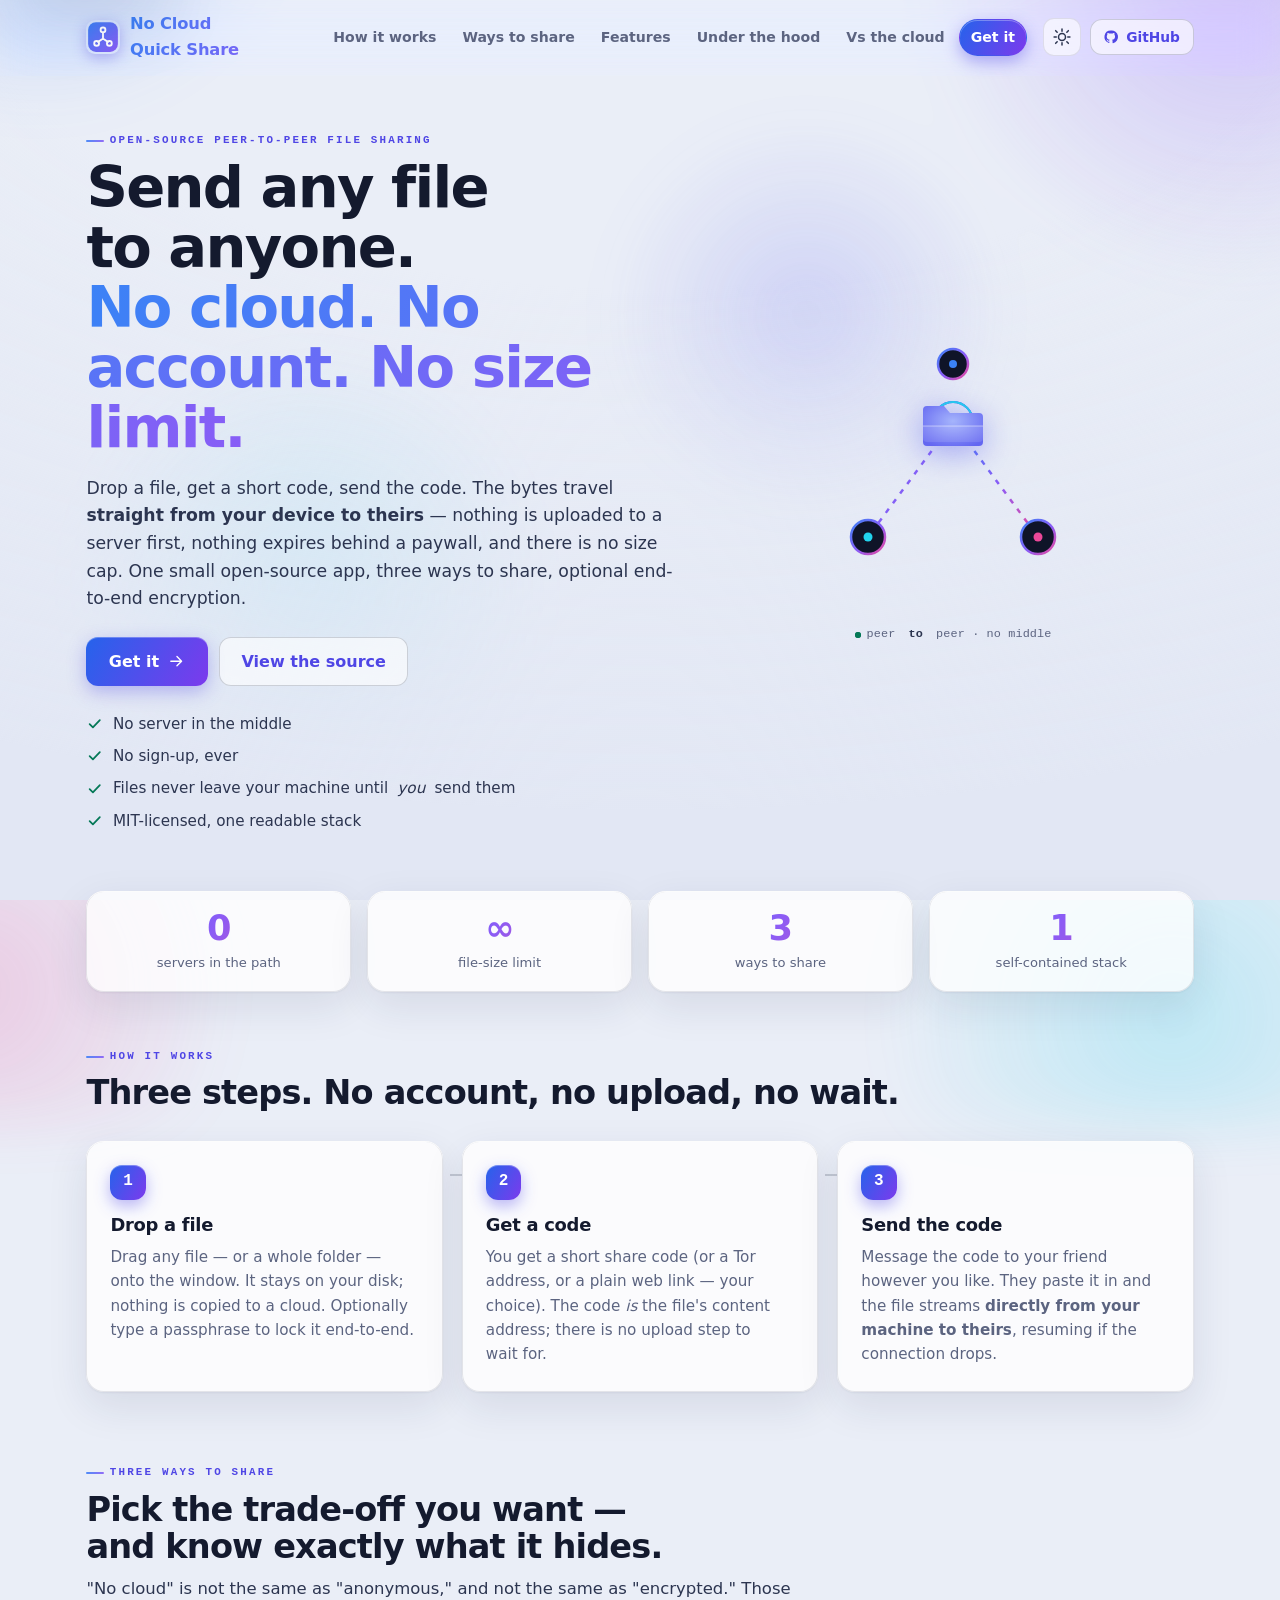
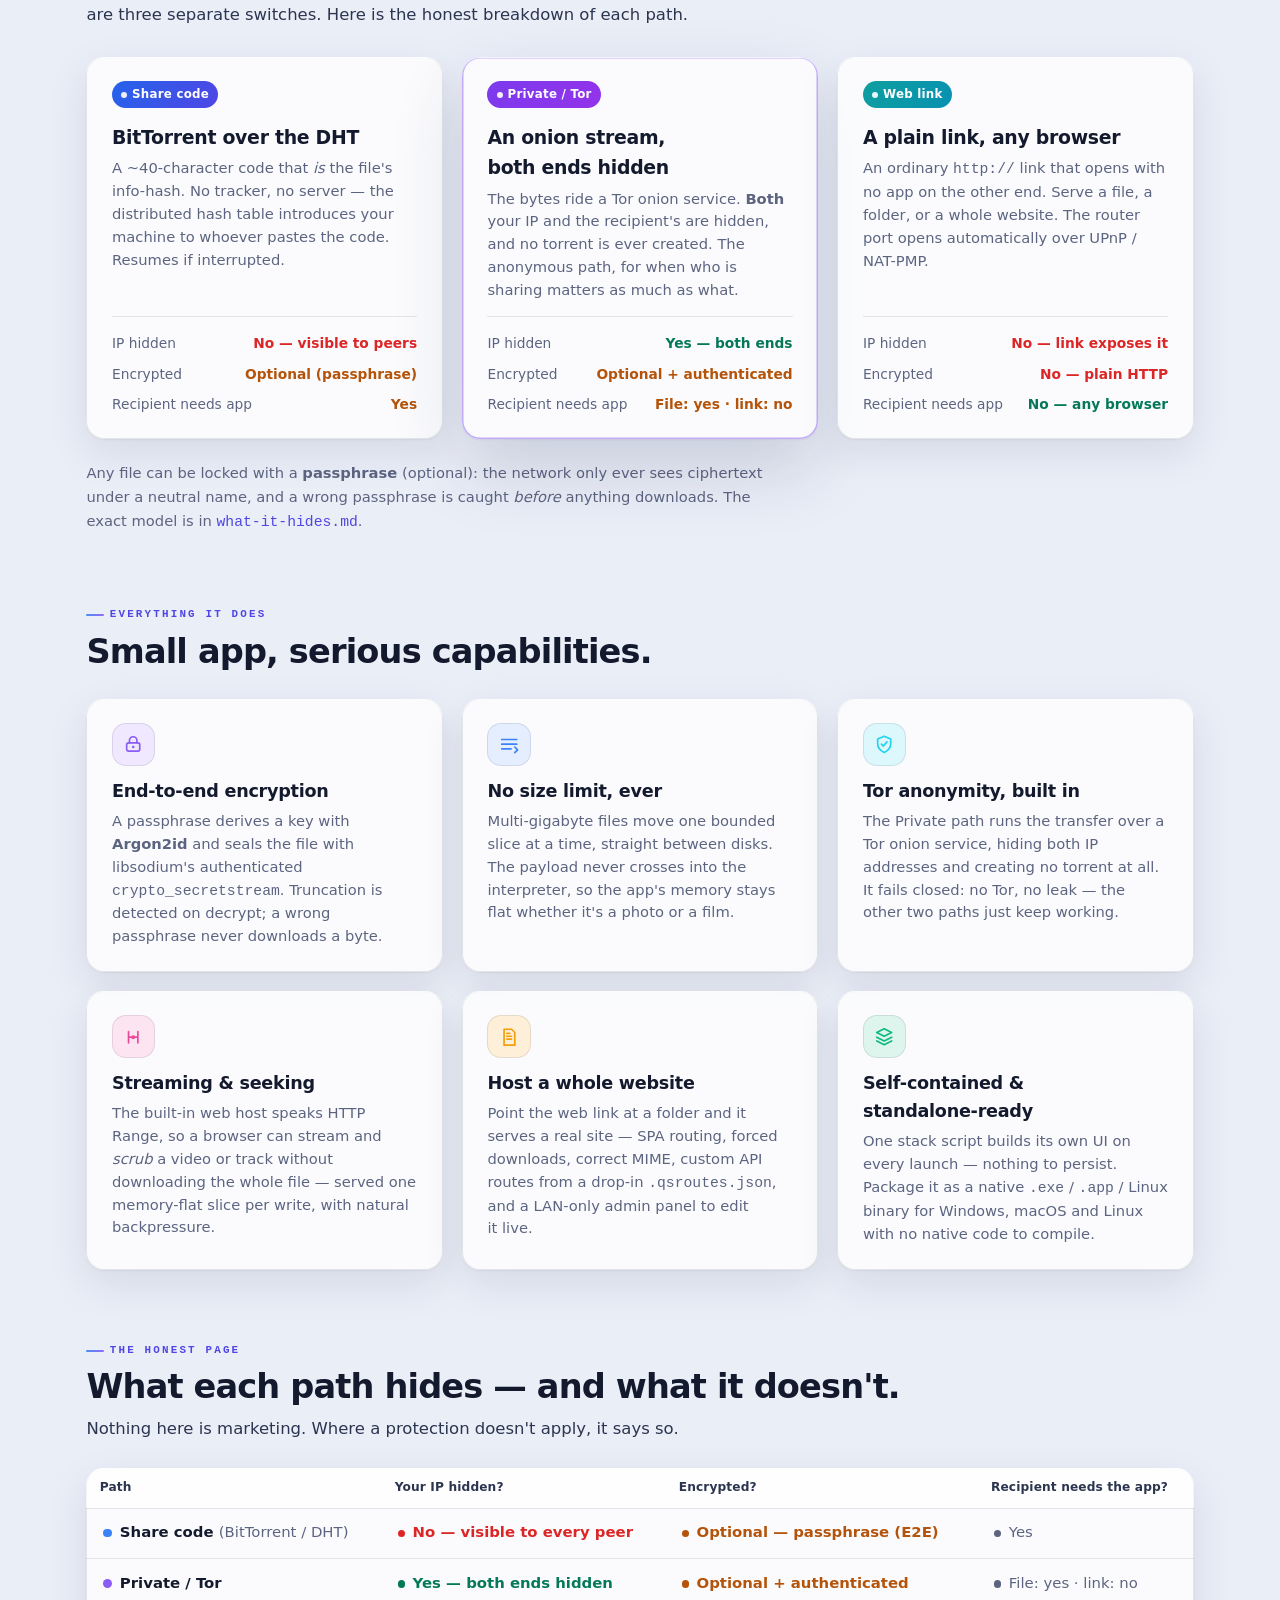
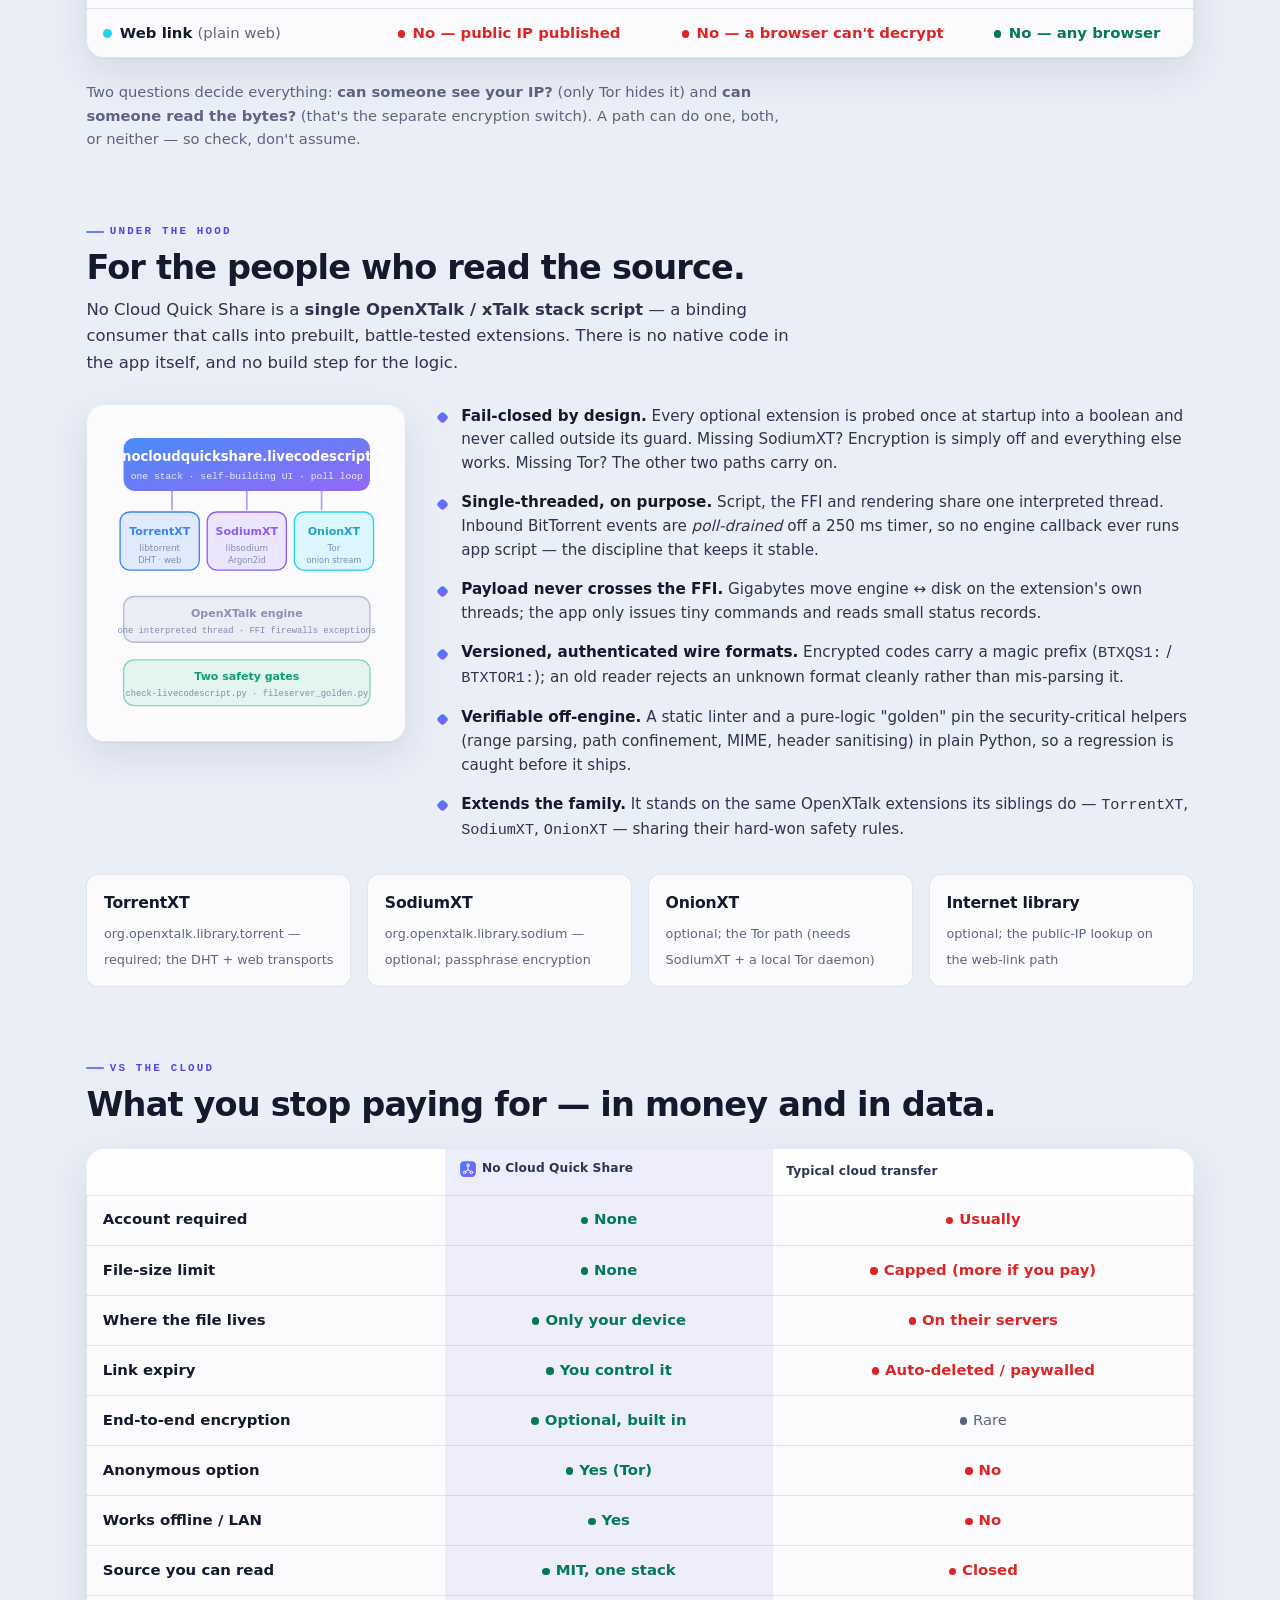
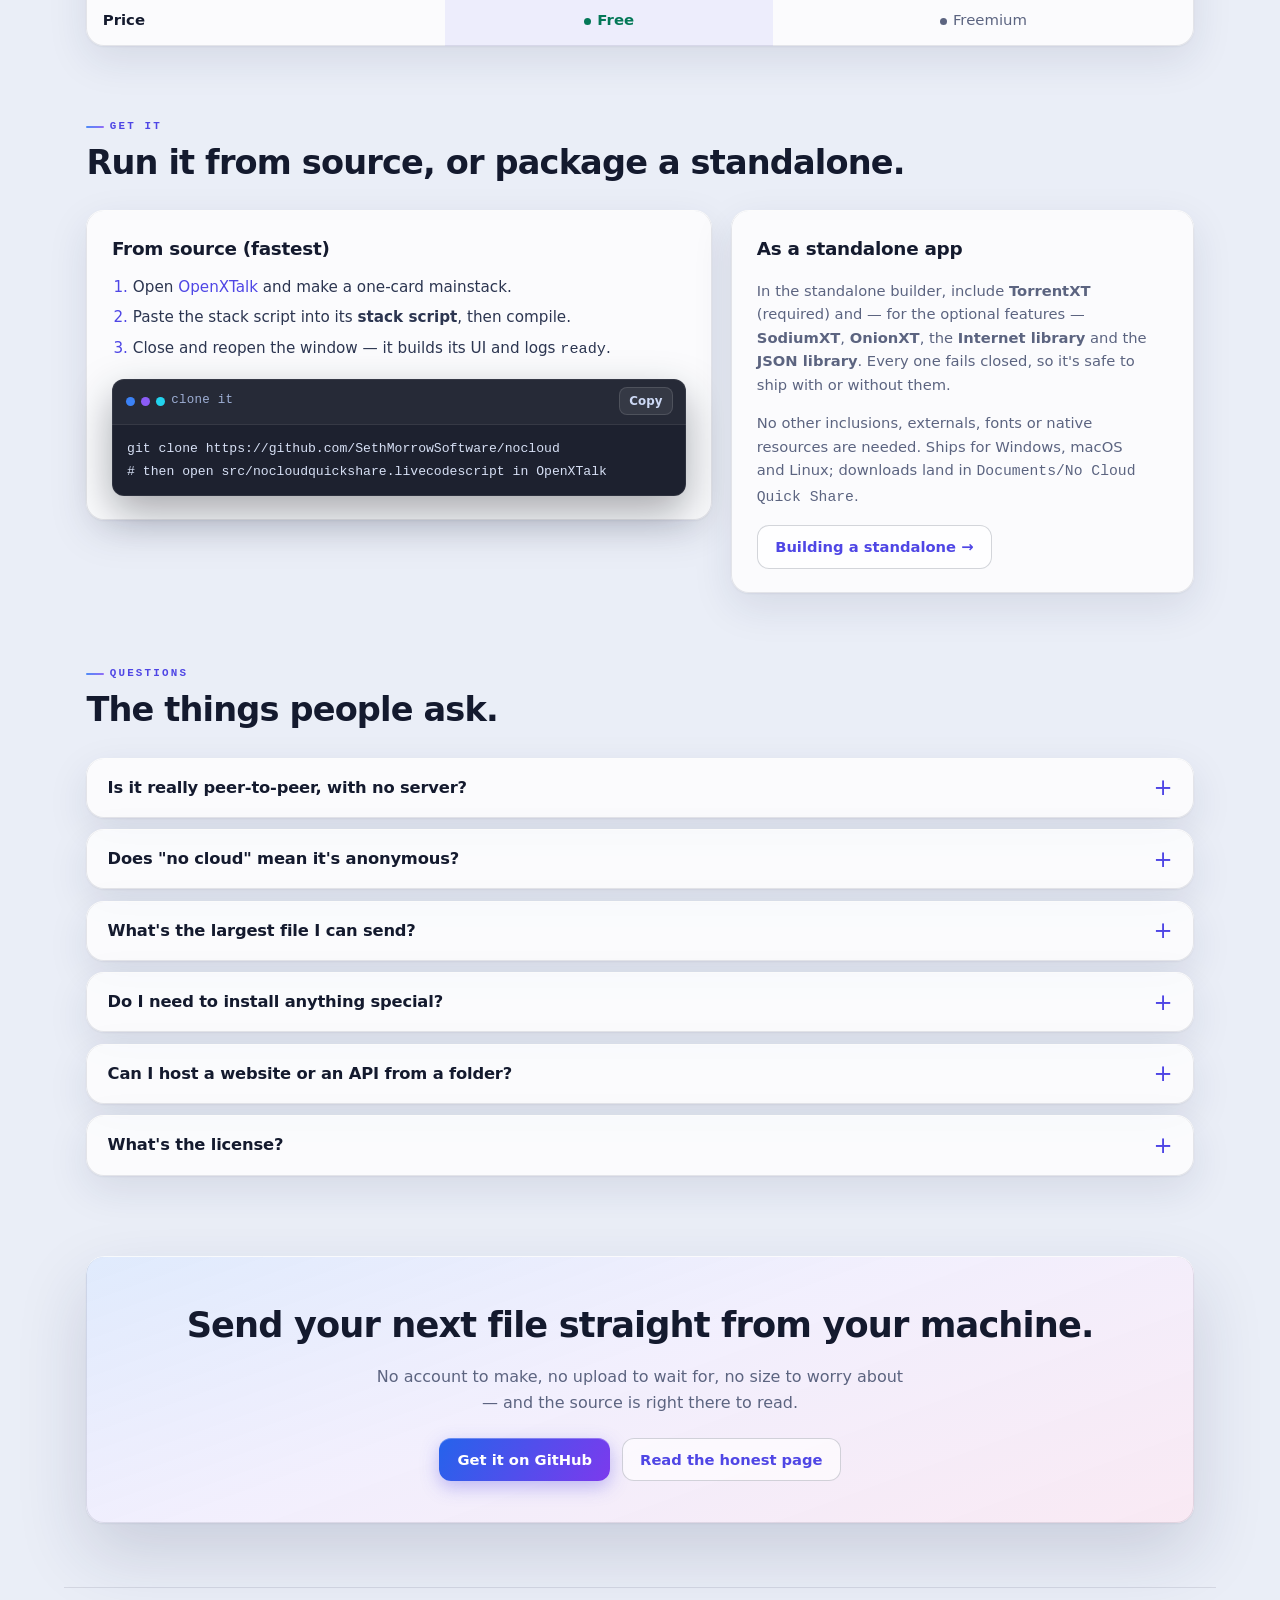
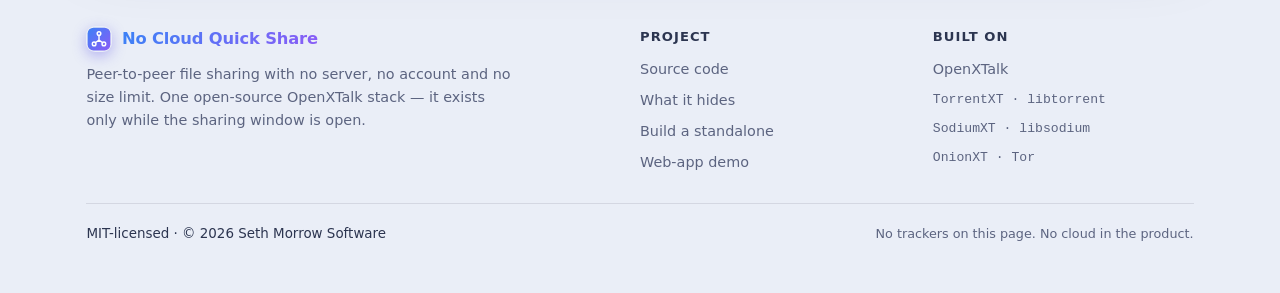
<file: site/index.html>
<!doctype html>
<html lang="en">
<head>
  <meta charset="utf-8">
  <meta name="viewport" content="width=device-width, initial-scale=1">
  <meta name="color-scheme" content="light dark">
  <meta name="theme-color" content="#3b82f6" media="(prefers-color-scheme: light)">
  <meta name="theme-color" content="#070b16" media="(prefers-color-scheme: dark)">
  <title>No Cloud Quick Share — send any file, no cloud, no account, no size limit</title>
  <meta name="description" content="Open-source peer-to-peer file sharing with no server, no account and no size limit. Drop a file, get a code, send it — the bytes go straight from your device to theirs, over BitTorrent, a Tor onion, or a plain web link, with optional end-to-end encryption.">
  <meta property="og:title" content="No Cloud Quick Share">
  <meta property="og:description" content="Peer-to-peer file sharing with no server, no account, no size limit. One open-source stack, three ways to share, optional end-to-end encryption.">
  <meta property="og:type" content="website">
  <!-- One self-contained stylesheet + one progressive-enhancement script. No external
       fonts, no CDN, no trackers, no build step: the whole site is a folder you could
       serve from No Cloud Quick Share itself. -->
  <link rel="icon" href="assets/logo.svg">
  <link rel="stylesheet" href="style.css">
</head>
<body>
  <div class="aurora" aria-hidden="true"></div>
  <div class="mesh" aria-hidden="true"></div>
  <a class="skip" href="#main">Skip to content</a>

  <!-- ============================================================ header -->
  <header class="chrome" id="chrome">
    <div class="site">
      <a class="brand" href="#top" aria-label="No Cloud Quick Share — home">
        <img src="assets/logo.svg" width="34" height="34" alt="">
        <span class="brand-name">No&nbsp;Cloud Quick&nbsp;Share</span>
      </a>
      <nav class="topnav" aria-label="Sections">
        <a href="#how">How it works</a>
        <a href="#ways">Ways to share</a>
        <a href="#features">Features</a>
        <a href="#tech">Under the hood</a>
        <a href="#compare">Vs the cloud</a>
        <a href="#start">Get it</a>
      </nav>
      <div class="site-actions">
        <button class="iconbtn" id="themebtn" type="button" aria-label="Toggle light or dark theme" title="Toggle theme">
          <svg class="ic" viewBox="0 0 24 24" aria-hidden="true"><circle cx="12" cy="12" r="4.2"/><path d="M12 2.5v2.6M12 18.9v2.6M4.4 4.4l1.8 1.8M17.8 17.8l1.8 1.8M2.5 12h2.6M18.9 12h2.6M4.4 19.6l1.8-1.8M17.8 6.2l1.8-1.8"/></svg>
        </button>
        <a class="btn ghost gh" href="https://github.com/SethMorrowSoftware/nocloud" rel="noopener">
          <svg class="ic" viewBox="0 0 24 24" aria-hidden="true"><path d="M12 2.2A9.8 9.8 0 0 0 8.9 21.3c.5.1.7-.2.7-.5v-1.7c-2.8.6-3.4-1.3-3.4-1.3-.4-1.1-1.1-1.4-1.1-1.4-.9-.6.1-.6.1-.6 1 .1 1.5 1 1.5 1 .9 1.5 2.3 1.1 2.9.8.1-.6.3-1.1.6-1.3-2.2-.3-4.5-1.1-4.5-4.9 0-1.1.4-2 1-2.7-.1-.3-.4-1.3.1-2.7 0 0 .8-.3 2.7 1a9.4 9.4 0 0 1 5 0c1.9-1.3 2.7-1 2.7-1 .5 1.4.2 2.4.1 2.7.6.7 1 1.6 1 2.7 0 3.8-2.3 4.6-4.5 4.9.3.3.7.9.7 1.9v2.8c0 .3.2.6.7.5A9.8 9.8 0 0 0 12 2.2z" fill="currentColor" stroke="none"/></svg>
          GitHub
        </a>
      </div>
      <button class="navtoggle" id="navtoggle" type="button" aria-label="Menu" aria-expanded="false"><span></span><span></span><span></span></button>
    </div>
  </header>

  <main id="main">
    <span id="top"></span>

    <!-- ========================================================== hero -->
    <section class="hero">
      <div class="hero-grid">
        <div class="hero-copy">
          <span class="kicker">Open-source peer-to-peer file sharing</span>
          <h1>Send any file to anyone.<br><span class="grad">No cloud. No account. No size limit.</span></h1>
          <p class="lede">Drop a file, get a short code, send the code. The bytes travel
            <b>straight from your device to theirs</b> — nothing is uploaded to a server first,
            nothing expires behind a paywall, and there is no size cap. One small open-source app,
            three ways to share, optional end-to-end encryption.</p>
          <div class="row hero-cta">
            <a class="btn" href="#start">Get it <svg class="ic" viewBox="0 0 24 24" aria-hidden="true"><path d="M5 12h13M13 6l6 6-6 6"/></svg></a>
            <a class="btn ghost" href="https://github.com/SethMorrowSoftware/nocloud" rel="noopener">View the source</a>
          </div>
          <ul class="trust">
            <li><svg class="ic" viewBox="0 0 24 24" aria-hidden="true"><path d="M5 12.5l4.5 4.5L19 7"/></svg> No server in the middle</li>
            <li><svg class="ic" viewBox="0 0 24 24" aria-hidden="true"><path d="M5 12.5l4.5 4.5L19 7"/></svg> No sign-up, ever</li>
            <li><svg class="ic" viewBox="0 0 24 24" aria-hidden="true"><path d="M5 12.5l4.5 4.5L19 7"/></svg> Files never leave your machine until <i>you</i> send them</li>
            <li><svg class="ic" viewBox="0 0 24 24" aria-hidden="true"><path d="M5 12.5l4.5 4.5L19 7"/></svg> MIT-licensed, one readable stack</li>
          </ul>
        </div>
        <div class="hero-art">
          <!-- the logo's 3-node glyph, brought to life: a source radiating to peers -->
          <svg class="qs-net" viewBox="0 0 360 300" fill="none" role="img" aria-label="A source sending a file peer-to-peer to three nodes">
            <defs>
              <linearGradient id="qsg" x1="0" y1="0" x2="1" y2="1">
                <stop offset="0" stop-color="#3b82f6"/><stop offset=".55" stop-color="#8b5cf6"/><stop offset="1" stop-color="#ec4899"/>
              </linearGradient>
              <radialGradient id="qsc" cx=".5" cy=".38" r=".7">
                <stop offset="0" stop-color="#a5b4fc"/><stop offset="1" stop-color="#6366f1"/>
              </radialGradient>
            </defs>
            <circle class="qs-ring" cx="180" cy="110" r="20" stroke="#8b5cf6" stroke-width="2"/>
            <circle class="qs-ring b" cx="180" cy="110" r="20" stroke="#3b82f6" stroke-width="2"/>
            <circle class="qs-ring c" cx="180" cy="110" r="20" stroke="#22d3ee" stroke-width="2"/>
            <path class="qs-link" d="M180 110 L95 225"  stroke="url(#qsg)" stroke-width="2.5"/>
            <path class="qs-link" d="M180 110 L265 225" stroke="url(#qsg)" stroke-width="2.5"/>
            <path class="qs-link" d="M180 110 L180 52"  stroke="url(#qsg)" stroke-width="2.5"/>
            <circle class="pkt pkt-l" cx="180" cy="110" r="4" fill="#22d3ee"/>
            <circle class="pkt pkt-r" cx="180" cy="110" r="4" fill="#ec4899"/>
            <circle class="pkt pkt-t" cx="180" cy="110" r="4" fill="#3b82f6"/>
            <g class="qs-peer core">
              <path d="M150 130V98a4 4 0 0 1 4-4h17l6 7h29a4 4 0 0 1 4 4v25a4 4 0 0 1-4 4h-52a4 4 0 0 1-4-4Z" fill="url(#qsc)"/>
              <path d="M150 114v12a4 4 0 0 0 4 4h52a4 4 0 0 0 4-4v-12Z" fill="#fff" opacity=".10"/>
              <path d="M150 114h60" stroke="#fff" stroke-width="1.4" opacity=".3"/>
            </g>
            <g class="qs-peer b"><circle cx="95" cy="225" r="17" fill="#0f1428" stroke="url(#qsg)" stroke-width="2.5"/><circle cx="95" cy="225" r="4.5" fill="#22d3ee"/></g>
            <g class="qs-peer c"><circle cx="265" cy="225" r="17" fill="#0f1428" stroke="url(#qsg)" stroke-width="2.5"/><circle cx="265" cy="225" r="4.5" fill="#ec4899"/></g>
            <g class="qs-peer"><circle cx="180" cy="52" r="15" fill="#0f1428" stroke="url(#qsg)" stroke-width="2.5"/><circle cx="180" cy="52" r="4" fill="#3b82f6"/></g>
          </svg>
          <span class="art-note"><span class="dot"></span>peer&nbsp;<b>to</b>&nbsp;peer &middot; no middle</span>
        </div>
      </div>
    </section>

    <!-- ===================================================== stat strip -->
    <section class="stats" aria-label="At a glance">
      <div class="stat"><b>0</b><span>servers in the path</span></div>
      <div class="stat"><b>&infin;</b><span>file-size limit</span></div>
      <div class="stat"><b>3</b><span>ways to share</span></div>
      <div class="stat"><b>1</b><span>self-contained stack</span></div>
    </section>

    <!-- ==================================================== how it works -->
    <section id="how" class="band">
      <span class="kicker">How it works</span>
      <h2 class="band-h">Three steps. No account, no upload, no wait.</h2>
      <ol class="steps">
        <li class="step">
          <span class="step-n">1</span>
          <h3>Drop a file</h3>
          <p>Drag any file — or a whole folder — onto the window. It stays on your disk; nothing
            is copied to a cloud. Optionally type a passphrase to lock it end-to-end.</p>
        </li>
        <li class="step">
          <span class="step-n">2</span>
          <h3>Get a code</h3>
          <p>You get a short share code (or a Tor address, or a plain web link — your choice). The
            code <i>is</i> the file's content address; there is no upload step to wait for.</p>
        </li>
        <li class="step">
          <span class="step-n">3</span>
          <h3>Send the code</h3>
          <p>Message the code to your friend however you like. They paste it in and the file streams
            <b>directly from your machine to theirs</b>, resuming if the connection drops.</p>
        </li>
      </ol>
    </section>

    <!-- ==================================================== ways to share -->
    <section id="ways" class="band">
      <span class="kicker">Three ways to share</span>
      <h2 class="band-h">Pick the trade-off you want — and know exactly what it hides.</h2>
      <p class="band-lede">"No cloud" is not the same as "anonymous," and not the same as "encrypted."
        Those are three separate switches. Here is the honest breakdown of each path.</p>
      <div class="ways">
        <article class="card way">
          <span class="way-badge code">Share code</span>
          <h3>BitTorrent over the DHT</h3>
          <p class="muted">A ~40-character code that <i>is</i> the file's info-hash. No tracker, no
            server — the distributed hash table introduces your machine to whoever pastes the code.
            Resumes if interrupted.</p>
          <ul class="way-facts">
            <li class="no"><span>IP hidden</span><b>No — visible to peers</b></li>
            <li class="opt"><span>Encrypted</span><b>Optional (passphrase)</b></li>
            <li class="opt"><span>Recipient needs app</span><b>Yes</b></li>
          </ul>
        </article>
        <article class="card way feature-tor">
          <span class="way-badge tor">Private / Tor</span>
          <h3>An onion stream, both ends hidden</h3>
          <p class="muted">The bytes ride a Tor onion service. <b>Both</b> your IP and the
            recipient's are hidden, and no torrent is ever created. The anonymous path, for when
            who is sharing matters as much as what.</p>
          <ul class="way-facts">
            <li class="yes"><span>IP hidden</span><b>Yes — both ends</b></li>
            <li class="opt"><span>Encrypted</span><b>Optional + authenticated</b></li>
            <li class="opt"><span>Recipient needs app</span><b>File: yes · link: no</b></li>
          </ul>
        </article>
        <article class="card way">
          <span class="way-badge web">Web link</span>
          <h3>A plain link, any browser</h3>
          <p class="muted">An ordinary <span class="mono">http://</span> link that opens with no app
            on the other end. Serve a file, a folder, or a whole website. The router port opens
            automatically over UPnP / NAT-PMP.</p>
          <ul class="way-facts">
            <li class="no"><span>IP hidden</span><b>No — link exposes it</b></li>
            <li class="no"><span>Encrypted</span><b>No — plain HTTP</b></li>
            <li class="yes"><span>Recipient needs app</span><b>No — any browser</b></li>
          </ul>
        </article>
      </div>
      <p class="band-foot muted">Any file can be locked with a <b>passphrase</b> (optional): the
        network only ever sees ciphertext under a neutral name, and a wrong passphrase is caught
        <i>before</i> anything downloads. The exact model is in
        <a href="https://github.com/SethMorrowSoftware/nocloud/blob/main/docs/what-it-hides.md" rel="noopener"><span class="mono">what-it-hides.md</span></a>.</p>
    </section>

    <!-- ==================================================== features grid -->
    <section id="features" class="band">
      <span class="kicker">Everything it does</span>
      <h2 class="band-h">Small app, serious capabilities.</h2>
      <div class="grid feats">
        <article class="feat card">
          <span class="feat-ic"><svg viewBox="0 0 24 24" aria-hidden="true"><rect x="5" y="10.5" width="14" height="9" rx="2"/><path d="M8 10.5V8a4 4 0 0 1 8 0v2.5"/><circle cx="12" cy="15" r="1.4" fill="currentColor" stroke="none"/></svg></span>
          <h3>End-to-end encryption</h3>
          <p>A passphrase derives a key with <b>Argon2id</b> and seals the file with libsodium's
            authenticated <span class="mono">crypto_secretstream</span>. Truncation is detected on
            decrypt; a wrong passphrase never downloads a byte.</p>
        </article>
        <article class="feat card">
          <span class="feat-ic"><svg viewBox="0 0 24 24" aria-hidden="true"><path d="M4 7h16M4 12h16M4 17h10"/><path d="M18 15l3 3-3 3" fill="none"/></svg></span>
          <h3>No size limit, ever</h3>
          <p>Multi-gigabyte files move one bounded slice at a time, straight between disks. The
            payload never crosses into the interpreter, so the app's memory stays flat whether
            it's a photo or a film.</p>
        </article>
        <article class="feat card">
          <span class="feat-ic"><svg viewBox="0 0 24 24" aria-hidden="true"><path d="M12 3.5l7 3v5c0 5-3 7.5-7 9.5-4-2-7-4.5-7-9.5v-5z"/><path d="M9 12l2 2 4-4.5"/></svg></span>
          <h3>Tor anonymity, built in</h3>
          <p>The Private path runs the transfer over a Tor onion service, hiding both IP addresses
            and creating no torrent at all. It fails closed: no Tor, no leak — the other two paths
            just keep working.</p>
        </article>
        <article class="feat card">
          <span class="feat-ic"><svg viewBox="0 0 24 24" aria-hidden="true"><path d="M7 6v12M17 6v12M7 12h10"/><circle cx="12" cy="12" r="2.1" fill="currentColor" stroke="none"/></svg></span>
          <h3>Streaming &amp; seeking</h3>
          <p>The built-in web host speaks HTTP Range, so a browser can stream and <i>scrub</i> a
            video or track without downloading the whole file — served one memory-flat slice per
            write, with natural backpressure.</p>
        </article>
        <article class="feat card">
          <span class="feat-ic"><svg viewBox="0 0 24 24" aria-hidden="true"><path d="M6.5 3.5h8L18 7v13.5H6.5z"/><path d="M9.5 8h3M9.5 11h5M9.5 14h5"/></svg></span>
          <h3>Host a whole website</h3>
          <p>Point the web link at a folder and it serves a real site — SPA routing, forced
            downloads, correct MIME, custom API routes from a drop-in <span class="mono">.qsroutes.json</span>,
            and a LAN-only admin panel to edit it live.</p>
        </article>
        <article class="feat card">
          <span class="feat-ic"><svg viewBox="0 0 24 24" aria-hidden="true"><path d="M12 3l8 4-8 4-8-4z"/><path d="M4 12l8 4 8-4"/><path d="M4 16l8 4 8-4"/></svg></span>
          <h3>Self-contained &amp; standalone-ready</h3>
          <p>One stack script builds its own UI on every launch — nothing to persist. Package it as
            a native <span class="mono">.exe</span> / <span class="mono">.app</span> / Linux binary
            for Windows, macOS and Linux with no native code to compile.</p>
        </article>
      </div>
    </section>

    <!-- ==================================================== transparency -->
    <section id="transparency" class="band">
      <span class="kicker">The honest page</span>
      <h2 class="band-h">What each path hides — and what it doesn't.</h2>
      <p class="band-lede">Nothing here is marketing. Where a protection doesn't apply, it says so.</p>
      <div class="tablewrap card">
        <table class="cmp">
          <thead>
            <tr><th scope="col">Path</th><th scope="col">Your IP hidden?</th><th scope="col">Encrypted?</th><th scope="col">Recipient needs the app?</th></tr>
          </thead>
          <tbody>
            <tr>
              <th scope="row"><span class="dotchip code"></span>Share code <span class="muted">(BitTorrent / DHT)</span></th>
              <td class="c-no">No — visible to every peer</td>
              <td class="c-opt">Optional — passphrase (E2E)</td>
              <td class="c-mid">Yes</td>
            </tr>
            <tr>
              <th scope="row"><span class="dotchip tor"></span>Private / Tor</th>
              <td class="c-yes">Yes — both ends hidden</td>
              <td class="c-opt">Optional + authenticated</td>
              <td class="c-mid">File: yes · link: no</td>
            </tr>
            <tr>
              <th scope="row"><span class="dotchip web"></span>Web link <span class="muted">(plain web)</span></th>
              <td class="c-no">No — public IP published</td>
              <td class="c-no">No — a browser can't decrypt</td>
              <td class="c-yes">No — any browser</td>
            </tr>
          </tbody>
        </table>
      </div>
      <p class="band-foot muted">Two questions decide everything: <b>can someone see your IP?</b>
        (only Tor hides it) and <b>can someone read the bytes?</b> (that's the separate encryption
        switch). A path can do one, both, or neither — so check, don't assume.</p>
    </section>

    <!-- ==================================================== under the hood -->
    <section id="tech" class="band tech">
      <span class="kicker">Under the hood</span>
      <h2 class="band-h">For the people who read the source.</h2>
      <p class="band-lede">No Cloud Quick Share is a <b>single OpenXTalk / xTalk stack script</b> —
        a binding consumer that calls into prebuilt, battle-tested extensions. There is no native
        code in the app itself, and no build step for the logic.</p>

      <div class="tech-grid">
        <div class="tech-diagram card" aria-hidden="true">
          <svg viewBox="0 0 320 340" role="img">
            <defs>
              <linearGradient id="tg" x1="0" y1="0" x2="1" y2="1"><stop offset="0" stop-color="#3b82f6"/><stop offset="1" stop-color="#8b5cf6"/></linearGradient>
            </defs>
            <!-- app layer -->
            <rect x="20" y="16" width="280" height="60" rx="12" fill="url(#tg)" opacity=".92"/>
            <text x="160" y="42" text-anchor="middle" fill="#fff" font-family="system-ui,sans-serif" font-size="15" font-weight="700">nocloudquickshare.livecodescript</text>
            <text x="160" y="62" text-anchor="middle" fill="#e6ecff" font-family="ui-monospace,monospace" font-size="11">one stack · self-building UI · poll loop</text>
            <!-- connectors -->
            <path d="M75 76v22M160 76v22M245 76v22" stroke="#8b5cf6" stroke-width="2" opacity=".6"/>
            <!-- extensions row -->
            <g font-family="system-ui,sans-serif">
              <rect x="16" y="100" width="90" height="66" rx="11" fill="rgba(59,130,246,.14)" stroke="#3b82f6" stroke-width="1.5"/>
              <text x="61" y="126" text-anchor="middle" fill="#3b82f6" font-size="12.5" font-weight="700">TorrentXT</text>
              <text x="61" y="144" text-anchor="middle" fill="#7f8bb0" font-size="10">libtorrent</text>
              <text x="61" y="158" text-anchor="middle" fill="#7f8bb0" font-size="9.5">DHT · web</text>

              <rect x="115" y="100" width="90" height="66" rx="11" fill="rgba(139,92,246,.14)" stroke="#8b5cf6" stroke-width="1.5"/>
              <text x="160" y="126" text-anchor="middle" fill="#8b5cf6" font-size="12.5" font-weight="700">SodiumXT</text>
              <text x="160" y="144" text-anchor="middle" fill="#7f8bb0" font-size="10">libsodium</text>
              <text x="160" y="158" text-anchor="middle" fill="#7f8bb0" font-size="9.5">Argon2id</text>

              <rect x="214" y="100" width="90" height="66" rx="11" fill="rgba(34,211,238,.14)" stroke="#22d3ee" stroke-width="1.5"/>
              <text x="259" y="126" text-anchor="middle" fill="#22a3c0" font-size="12.5" font-weight="700">OnionXT</text>
              <text x="259" y="144" text-anchor="middle" fill="#7f8bb0" font-size="10">Tor</text>
              <text x="259" y="158" text-anchor="middle" fill="#7f8bb0" font-size="9.5">onion stream</text>
            </g>
            <!-- engine layer -->
            <rect x="20" y="196" width="280" height="52" rx="12" fill="rgba(120,130,170,.12)" stroke="rgba(120,130,170,.5)" stroke-width="1.5"/>
            <text x="160" y="219" text-anchor="middle" fill="#8892b8" font-family="system-ui,sans-serif" font-size="12.5" font-weight="700">OpenXTalk engine</text>
            <text x="160" y="237" text-anchor="middle" fill="#7f8bb0" font-family="ui-monospace,monospace" font-size="10">one interpreted thread · FFI firewalls exceptions</text>
            <!-- gates -->
            <rect x="20" y="268" width="280" height="52" rx="12" fill="rgba(16,185,129,.10)" stroke="rgba(16,185,129,.5)" stroke-width="1.5"/>
            <text x="160" y="291" text-anchor="middle" fill="#0e9f6e" font-family="system-ui,sans-serif" font-size="12.5" font-weight="700">Two safety gates</text>
            <text x="160" y="309" text-anchor="middle" fill="#7f8bb0" font-family="ui-monospace,monospace" font-size="10">check-livecodescript.py · fileserver_golden.py</text>
          </svg>
        </div>

        <ul class="tech-notes">
          <li><b>Fail-closed by design.</b> Every optional extension is probed once at startup into a
            boolean and never called outside its guard. Missing SodiumXT? Encryption is simply off and
            everything else works. Missing Tor? The other two paths carry on.</li>
          <li><b>Single-threaded, on purpose.</b> Script, the FFI and rendering share one interpreted
            thread. Inbound BitTorrent events are <i>poll-drained</i> off a 250&nbsp;ms timer, so no
            engine callback ever runs app script — the discipline that keeps it stable.</li>
          <li><b>Payload never crosses the FFI.</b> Gigabytes move engine&nbsp;&harr;&nbsp;disk on the
            extension's own threads; the app only issues tiny commands and reads small status records.</li>
          <li><b>Versioned, authenticated wire formats.</b> Encrypted codes carry a magic prefix
            (<span class="mono">BTXQS1:</span> / <span class="mono">BTXTOR1:</span>); an old reader
            rejects an unknown format cleanly rather than mis-parsing it.</li>
          <li><b>Verifiable off-engine.</b> A static linter and a pure-logic "golden" pin the
            security-critical helpers (range parsing, path confinement, MIME, header sanitising) in
            plain Python, so a regression is caught before it ships.</li>
          <li><b>Extends the family.</b> It stands on the same OpenXTalk extensions its siblings do —
            <span class="mono">TorrentXT</span>, <span class="mono">SodiumXT</span>,
            <span class="mono">OnionXT</span> — sharing their hard-won safety rules.</li>
        </ul>
      </div>

      <div class="deps">
        <div class="dep"><b>TorrentXT</b><span>org.openxtalk.library.torrent — required; the DHT + web transports</span></div>
        <div class="dep"><b>SodiumXT</b><span>org.openxtalk.library.sodium — optional; passphrase encryption</span></div>
        <div class="dep"><b>OnionXT</b><span>optional; the Tor path (needs SodiumXT + a local Tor daemon)</span></div>
        <div class="dep"><b>Internet library</b><span>optional; the public-IP lookup on the web-link path</span></div>
      </div>
    </section>

    <!-- ==================================================== vs the cloud -->
    <section id="compare" class="band">
      <span class="kicker">Vs the cloud</span>
      <h2 class="band-h">What you stop paying for — in money and in data.</h2>
      <div class="tablewrap card">
        <table class="cmp vs">
          <thead>
            <tr>
              <th scope="col">&nbsp;</th>
              <th scope="col" class="us"><span class="mini-brand"><img src="assets/logo.svg" width="18" height="18" alt=""> No&nbsp;Cloud Quick&nbsp;Share</span></th>
              <th scope="col">Typical cloud transfer</th>
            </tr>
          </thead>
          <tbody>
            <tr><th scope="row">Account required</th><td class="c-yes">None</td><td class="c-no">Usually</td></tr>
            <tr><th scope="row">File-size limit</th><td class="c-yes">None</td><td class="c-no">Capped (more if you pay)</td></tr>
            <tr><th scope="row">Where the file lives</th><td class="c-yes">Only your device</td><td class="c-no">On their servers</td></tr>
            <tr><th scope="row">Link expiry</th><td class="c-yes">You control it</td><td class="c-no">Auto-deleted / paywalled</td></tr>
            <tr><th scope="row">End-to-end encryption</th><td class="c-yes">Optional, built in</td><td class="c-mid">Rare</td></tr>
            <tr><th scope="row">Anonymous option</th><td class="c-yes">Yes (Tor)</td><td class="c-no">No</td></tr>
            <tr><th scope="row">Works offline / LAN</th><td class="c-yes">Yes</td><td class="c-no">No</td></tr>
            <tr><th scope="row">Source you can read</th><td class="c-yes">MIT, one stack</td><td class="c-no">Closed</td></tr>
            <tr><th scope="row">Price</th><td class="c-yes">Free</td><td class="c-mid">Freemium</td></tr>
          </tbody>
        </table>
      </div>
    </section>

    <!-- ==================================================== get started -->
    <section id="start" class="band">
      <span class="kicker">Get it</span>
      <h2 class="band-h">Run it from source, or package a standalone.</h2>
      <div class="start-grid">
        <div class="card start-card">
          <h3>From source (fastest)</h3>
          <ol class="tight">
            <li>Open <a href="https://openxtalk.org" rel="noopener">OpenXTalk</a> and make a one-card mainstack.</li>
            <li>Paste the stack script into its <b>stack script</b>, then compile.</li>
            <li>Close and reopen the window — it builds its UI and logs <span class="mono">ready</span>.</li>
          </ol>
          <div class="term">
            <div class="term-bar"><span class="term-dots"></span><span class="term-title">clone it</span>
              <button class="copybtn" id="copybtn" type="button" aria-label="Copy command">Copy</button>
            </div>
            <pre class="code" id="clonecmd">git clone https://github.com/SethMorrowSoftware/nocloud
# then open src/nocloudquickshare.livecodescript in OpenXTalk</pre>
          </div>
        </div>
        <div class="card start-card">
          <h3>As a standalone app</h3>
          <p class="muted">In the standalone builder, include <b>TorrentXT</b> (required) and — for the
            optional features — <b>SodiumXT</b>, <b>OnionXT</b>, the <b>Internet library</b> and the
            <b>JSON library</b>. Every one fails closed, so it's safe to ship with or without them.</p>
          <p class="muted">No other inclusions, externals, fonts or native resources are needed. Ships
            for Windows, macOS and Linux; downloads land in <span class="mono">Documents/No Cloud Quick Share</span>.</p>
          <div class="row">
            <a class="btn ghost" href="https://github.com/SethMorrowSoftware/nocloud/blob/main/docs/building-a-standalone.md" rel="noopener">Building a standalone &rarr;</a>
          </div>
        </div>
      </div>
    </section>

    <!-- ==================================================== FAQ -->
    <section id="faq" class="band">
      <span class="kicker">Questions</span>
      <h2 class="band-h">The things people ask.</h2>
      <div class="faq">
        <details class="card q">
          <summary>Is it really peer-to-peer, with no server?</summary>
          <p>Yes. On the Share-code and Tor paths there is no server and no tracker — your machine
            talks to the recipient's directly (the DHT or a Tor onion just introduces them). The Web
            link runs a tiny HTTP host <i>on your own machine</i>; the file still never leaves it
            until someone fetches it.</p>
        </details>
        <details class="card q">
          <summary>Does "no cloud" mean it's anonymous?</summary>
          <p>Not by itself. A direct connection means the other side sees your IP — that's only hidden
            on the <b>Tor</b> path. And encryption is a <i>separate</i> switch (a passphrase). The
            <a href="#transparency">transparency table</a> spells out exactly what each path does and
            doesn't hide.</p>
        </details>
        <details class="card q">
          <summary>What's the largest file I can send?</summary>
          <p>There's no built-in cap. Files stream one bounded slice at a time straight between disks,
            so a multi-gigabyte transfer uses the same flat memory as a small one. The practical limit
            is your disk and your connection.</p>
        </details>
        <details class="card q">
          <summary>Do I need to install anything special?</summary>
          <p>To <i>send</i>, you run the app. To <i>receive</i>: a Share code or a single Tor file needs
            the app too; a <b>Web link</b> opens in any browser with nothing installed. The Tor path
            additionally needs a local Tor daemon on the sending machine.</p>
        </details>
        <details class="card q">
          <summary>Can I host a website or an API from a folder?</summary>
          <p>Yes — that's what the demo web app shows. Share a folder over a web link and it serves a
            real SPA (routing, Range streaming, forced downloads), plus custom endpoints from a
            drop-in <span class="mono">.qsroutes.json</span> and a LAN-only admin panel for editing it
            live.</p>
        </details>
        <details class="card q">
          <summary>What's the license?</summary>
          <p>MIT. The whole thing is one readable OpenXTalk stack script plus a small bundled web app —
            fork it, audit it, ship it.</p>
        </details>
      </div>
    </section>

    <!-- ==================================================== final CTA -->
    <section class="band">
      <div class="cta card">
        <h2>Send your next file straight from your machine.</h2>
        <p class="muted">No account to make, no upload to wait for, no size to worry about — and the
          source is right there to read.</p>
        <div class="row">
          <a class="btn" href="https://github.com/SethMorrowSoftware/nocloud" rel="noopener">Get it on GitHub</a>
          <a class="btn ghost" href="#transparency">Read the honest page</a>
        </div>
      </div>
    </section>
  </main>

  <!-- ============================================================ footer -->
  <footer class="footer">
    <div class="foot-grid">
      <div class="foot-brand">
        <span class="brand"><img src="assets/logo.svg" width="26" height="26" alt=""><span class="brand-name">No&nbsp;Cloud Quick&nbsp;Share</span></span>
        <p class="muted">Peer-to-peer file sharing with no server, no account and no size limit.
          One open-source OpenXTalk stack — it exists only while the sharing window is open.</p>
      </div>
      <nav class="foot-col" aria-label="Project">
        <b>Project</b>
        <a href="https://github.com/SethMorrowSoftware/nocloud" rel="noopener">Source code</a>
        <a href="https://github.com/SethMorrowSoftware/nocloud/blob/main/docs/what-it-hides.md" rel="noopener">What it hides</a>
        <a href="https://github.com/SethMorrowSoftware/nocloud/blob/main/docs/building-a-standalone.md" rel="noopener">Build a standalone</a>
        <a href="https://github.com/SethMorrowSoftware/nocloud/blob/main/docs/webapp.md" rel="noopener">Web-app demo</a>
      </nav>
      <nav class="foot-col" aria-label="Built on">
        <b>Built on</b>
        <a href="https://openxtalk.org" rel="noopener">OpenXTalk</a>
        <span class="mono muted">TorrentXT · libtorrent</span>
        <span class="mono muted">SodiumXT · libsodium</span>
        <span class="mono muted">OnionXT · Tor</span>
      </nav>
    </div>
    <div class="foot-legal">
      <span>MIT-licensed &middot; &copy; 2026 Seth Morrow Software</span>
      <span class="muted">No trackers on this page. No cloud in the product.</span>
    </div>
  </footer>

  <script src="app.js" defer></script>
</body>
</html>
</file>
<file: site/style.css>
/* No Cloud Quick Share - product landing page. One self-contained stylesheet.
 *
 * Design system: "Aurora Vault" - the same language as the bundled web-app demo
 * (webapp/app.css): frosted-glass surfaces floating above a living blue->violet->cyan
 * aurora, disciplined with editorial structure (mono kicker eyebrows, rationed gradient,
 * numbered steps, tabular figures) and lit by the brand's own logo gradient. Everything
 * is CSS-only - gradients, backdrop-filter, @keyframes, inline-SVG hooks - NO external
 * fonts, NO CDN, NO data: URIs, NO images beyond the local logo. That is what lets the
 * whole site ship as a plain folder you could serve from Quick Share itself, offline,
 * over a Tor .onion, and under a strict CSP (default-src 'self').
 *
 * Theming: light + dark ride one set of custom properties. Unlike the demo (which is
 * pure prefers-color-scheme) this page adds a manual toggle, so the dark tokens apply
 * either from the OS preference OR an explicit :root[data-theme="dark"] stamp, and an
 * explicit [data-theme="light"] always wins back to light. Every motion is gated by
 * prefers-reduced-motion at the bottom.
 */

/* ------------------------------------------------------------------ design tokens */
:root {
  /* neutrals - light */
  --bg: #eaeef7; --bg-deep: #e2e7f4;
  --ink: #141a2e; --ink-soft: #2c3550; --muted: #5c6480;
  --panel: rgba(255, 255, 255, .78); --panel-solid: #ffffff;
  --hair: rgba(20, 28, 54, .10); --hair-strong: rgba(20, 28, 54, .18);
  --highlight: rgba(255, 255, 255, .85);
  --chip: rgba(255, 255, 255, .62);

  /* brand accents (stable across themes) */
  --blue: #3b82f6; --violet: #8b5cf6; --cyan: #22d3ee; --pink: #ec4899;
  --amber: #f59e0b; --green: #10b981;
  --grad: linear-gradient(120deg, #3b82f6, #8b5cf6);          /* decorative (fills, text-clip) */
  --grad-solid: linear-gradient(120deg, #2563eb, #7c3aed);    /* under WHITE text - AA-safe stops */
  --grad-tri: linear-gradient(115deg, #3b82f6 0%, #8b5cf6 48%, #ec4899 100%);
  --accent: #4f46e5;             /* links + focus text in light */
  --focus: #3b82f6;              /* focus ring */
  --live: #047857;               /* the "live" signal - AA as text on light */
  --warn: #b45309;               /* conditional / "no" cells - AA as text on light */
  --danger: #dc2626;             /* the honest "no" - AA as text on light */

  /* code surface (deep navy even in light mode - matches the artwork) */
  --code-bg: rgba(10, 15, 30, .92); --code-ink: #d7e0f5; --code-dim: rgba(255,255,255,.07);

  /* material */
  --r: 18px; --r-sm: 12px; --r-lg: 24px;
  --glass: blur(18px) saturate(1.5);
  --shadow: 0 1px 2px rgba(20,28,54,.05), 0 14px 40px rgba(30,40,80,.10);
  --shadow-lg: 0 1px 2px rgba(20,28,54,.06), 0 30px 70px rgba(30,40,80,.16);
  --ease: cubic-bezier(.2, .8, .2, 1);       /* timing-function only */
  --t: 240ms cubic-bezier(.2, .8, .2, 1);    /* duration + easing */
  --t-press: 110ms cubic-bezier(.2, .8, .2, 1);
  --maxw: 72em;
  --aurora-op: .55;
}

/* dark tokens: the shared block. Applied when the OS prefers dark AND the user has not
   forced light, OR when the user has explicitly stamped data-theme="dark". Declared
   twice because plain CSS cannot alias a declaration list across an @media boundary. */
@media (prefers-color-scheme: dark) {
  :root:not([data-theme="light"]) {
    --bg: #070b16; --bg-deep: #04060d;
    --ink: #e9eefb; --ink-soft: #c3ccea; --muted: #949dbb;
    --panel: rgba(22, 28, 48, .68); --panel-solid: #141a2e;
    --hair: rgba(255, 255, 255, .09); --hair-strong: rgba(255, 255, 255, .18);
    --highlight: rgba(255, 255, 255, .10);
    --chip: rgba(255, 255, 255, .05);
    --accent: #a5b4fc; --focus: #6ea8fe; --live: #34d399; --warn: #fbbf24; --danger: #f87171;
    --code-bg: rgba(4, 8, 18, .8); --code-ink: #d0dbf5; --code-dim: rgba(255,255,255,.06);
    --shadow: 0 1px 2px rgba(0,0,0,.4), 0 18px 46px rgba(0,0,0,.45);
    --shadow-lg: 0 1px 2px rgba(0,0,0,.5), 0 34px 80px rgba(0,0,0,.6);
    --aurora-op: .85;
  }
}
:root[data-theme="dark"] {
  --bg: #070b16; --bg-deep: #04060d;
  --ink: #e9eefb; --ink-soft: #c3ccea; --muted: #949dbb;
  --panel: rgba(22, 28, 48, .68); --panel-solid: #141a2e;
  --hair: rgba(255, 255, 255, .09); --hair-strong: rgba(255, 255, 255, .18);
  --highlight: rgba(255, 255, 255, .10);
  --chip: rgba(255, 255, 255, .05);
  --accent: #a5b4fc; --focus: #6ea8fe; --live: #34d399; --warn: #fbbf24; --danger: #f87171;
  --code-bg: rgba(4, 8, 18, .8); --code-ink: #d0dbf5; --code-dim: rgba(255,255,255,.06);
  --shadow: 0 1px 2px rgba(0,0,0,.4), 0 18px 46px rgba(0,0,0,.45);
  --shadow-lg: 0 1px 2px rgba(0,0,0,.5), 0 34px 80px rgba(0,0,0,.6);
  --aurora-op: .85;
}

* { box-sizing: border-box; }
html { -webkit-text-size-adjust: 100%; scroll-behavior: smooth; scroll-padding-top: 5.2em; }
body {
  margin: 0; min-height: 100vh;
  font-family: system-ui, -apple-system, "Segoe UI", Roboto, Helvetica, Arial, sans-serif;
  color: var(--ink); background: var(--bg); line-height: 1.6;
  -webkit-font-smoothing: antialiased; text-rendering: optimizeLegibility;
  overflow-x: hidden;
}
a { color: var(--accent); text-decoration: none; }
a:hover { text-decoration: underline; text-underline-offset: 3px; }
b, strong { font-weight: 680; }
img { max-width: 100%; }
h1, h2, h3 { text-wrap: balance; }
p { text-wrap: pretty; }
:focus-visible { outline: 2px solid var(--focus); outline-offset: 3px; border-radius: 4px; }
::selection { background: rgba(139, 92, 246, .28); }

.mono, kbd, pre, code { font-variant-numeric: tabular-nums; }
.mono { font-family: ui-monospace, SFMono-Regular, "SF Mono", Menlo, Consolas, "Liberation Mono", monospace; }
.muted { color: var(--muted); }

/* skip link */
.skip {
  position: fixed; top: -60px; left: 12px; z-index: 100; background: var(--panel-solid);
  color: var(--ink); padding: .6em 1em; border-radius: 10px; box-shadow: var(--shadow-lg);
  transition: top var(--t);
}
.skip:focus { top: 12px; text-decoration: none; }

/* ------------------------------------------------------------------ aurora field */
.aurora {
  position: fixed; inset: -25vh -15vw; z-index: -2; pointer-events: none;
  opacity: var(--aurora-op); filter: blur(28px); will-change: transform;
  background:
    radial-gradient(34vw 34vw at 14% 6%,  rgba(59, 130, 246, .55), transparent 60%),
    radial-gradient(40vw 40vw at 86% 14%, rgba(139, 92, 246, .55), transparent 62%),
    radial-gradient(38vw 38vw at 82% 92%, rgba(34, 211, 238, .40), transparent 60%),
    radial-gradient(34vw 34vw at 10% 90%, rgba(236, 72, 153, .38), transparent 60%);
  animation: aurora-drift 30s ease-in-out infinite alternate;
}
.aurora::before {
  content: ""; position: absolute; inset: 0;
  background:
    radial-gradient(26vw 26vw at 60% 40%, rgba(99, 102, 241, .38), transparent 60%),
    radial-gradient(30vw 30vw at 30% 60%, rgba(34, 211, 238, .30), transparent 62%);
  animation: aurora-drift 38s ease-in-out infinite alternate-reverse;
}
.mesh {
  position: fixed; inset: 0; z-index: -1; pointer-events: none;
  background: radial-gradient(130% 100% at 50% -10%, transparent 42%, var(--bg-deep) 100%);
}
@keyframes aurora-drift {
  0%   { transform: translate3d(0, 0, 0) scale(1) rotate(0deg); }
  50%  { transform: translate3d(-3%, 2%, 0) scale(1.12) rotate(3deg); }
  100% { transform: translate3d(2%, -2%, 0) scale(1.06) rotate(-2deg); }
}

/* ------------------------------------------------------------------ chrome: header */
.chrome {
  position: sticky; top: 0; z-index: 30;
  backdrop-filter: var(--glass); -webkit-backdrop-filter: var(--glass);
  border-bottom: 1px solid transparent; transition: border-color var(--t), background var(--t), box-shadow var(--t);
}
.chrome.scrolled {
  background: color-mix(in srgb, var(--bg) 68%, transparent);
  border-bottom-color: var(--hair); box-shadow: 0 10px 30px rgba(10, 16, 40, .10);
}
@supports not (background: color-mix(in srgb, red, blue)) {
  .chrome.scrolled { background: var(--panel); }
}
.site {
  display: flex; align-items: center; gap: 1em; max-width: var(--maxw); margin: 0 auto;
  padding: .7em 1.4em;
}
.brand { display: flex; align-items: center; gap: .6em; color: inherit; font-weight: 700; letter-spacing: -.01em; }
.brand:hover { text-decoration: none; }
.brand img { display: block; border-radius: 9px; box-shadow: 0 4px 14px rgba(79, 70, 229, .35); }
.brand-name { font-size: 1.02em; background: var(--grad); -webkit-background-clip: text; background-clip: text; color: transparent; font-weight: 800; }

.topnav { display: flex; align-items: center; gap: .1em; margin-left: 1.2em; }
.topnav a {
  position: relative; font-size: .88em; font-weight: 550; color: var(--muted);
  padding: .44em .8em; border-radius: 999px; border: 1px solid transparent; white-space: nowrap;
  transition: color var(--t), background var(--t), transform var(--t-press);
}
.topnav a:hover { background: var(--chip); color: var(--ink); text-decoration: none; }
.topnav a:active { transform: scale(.96); }
.topnav a.on {
  color: #fff; background: var(--grad-solid);
  box-shadow: 0 6px 16px rgba(79, 70, 229, .4), inset 0 1px 0 rgba(255, 255, 255, .3);
}

.site-actions { margin-left: auto; display: flex; align-items: center; gap: .55em; }
.iconbtn {
  display: grid; place-items: center; width: 2.35em; height: 2.35em; flex: 0 0 auto;
  color: var(--ink-soft); background: var(--chip); border: 1px solid var(--hair); border-radius: 11px;
  cursor: pointer; font: inherit; transition: color var(--t), border-color var(--t), transform var(--t-press);
}
.iconbtn:hover { color: var(--accent); border-color: var(--accent); }
.iconbtn:active { transform: scale(.94); }
.iconbtn .ic { width: 1.25em; height: 1.25em; }
/* the sun becomes a crescent moon in dark mode - one glyph, a mask does the phase */
.iconbtn .ic circle { transition: r var(--t); }
:root[data-theme="dark"] .iconbtn .ic > path,
:root:not([data-theme="light"]) .iconbtn .ic > path { opacity: 0; }
:root[data-theme="dark"] .iconbtn .ic > circle,
:root:not([data-theme="light"]) .iconbtn .ic > circle { r: 5.4px; }
@media (prefers-color-scheme: light) { :root:not([data-theme="dark"]) .iconbtn .ic > path { opacity: 1; } :root:not([data-theme="dark"]) .iconbtn .ic > circle { r: 4.2px; } }

/* hamburger (mobile only) */
.navtoggle {
  display: none; flex-direction: column; gap: 4px; width: 2.35em; height: 2.35em; flex: 0 0 auto;
  align-items: center; justify-content: center; cursor: pointer; padding: 0;
  background: var(--chip); border: 1px solid var(--hair); border-radius: 11px;
}
.navtoggle span { display: block; width: 1.05em; height: 2px; border-radius: 2px; background: var(--ink-soft); transition: transform var(--t), opacity var(--t); }
.navtoggle[aria-expanded="true"] span:nth-child(1) { transform: translateY(6px) rotate(45deg); }
.navtoggle[aria-expanded="true"] span:nth-child(2) { opacity: 0; }
.navtoggle[aria-expanded="true"] span:nth-child(3) { transform: translateY(-6px) rotate(-45deg); }

/* ------------------------------------------------------------------ buttons */
.btn {
  display: inline-flex; align-items: center; justify-content: center; gap: .5em; cursor: pointer;
  font: inherit; font-size: .92em; font-weight: 600; color: #fff; border: 0;
  background: var(--grad-solid); padding: .68em 1.25em; border-radius: 12px;
  box-shadow: 0 6px 18px rgba(79, 70, 229, .34), inset 0 1px 0 rgba(255, 255, 255, .28);
  transition: transform var(--t-press), box-shadow var(--t), filter var(--t);
}
.btn:hover { transform: translateY(-2px); filter: brightness(1.06); text-decoration: none;
  box-shadow: 0 12px 28px rgba(79, 70, 229, .46), inset 0 1px 0 rgba(255, 255, 255, .3); }
.btn:active { transform: translateY(0) scale(.98); box-shadow: 0 3px 10px rgba(79, 70, 229, .3); }
.btn .ic { width: 1.15em; height: 1.15em; }
.btn.ghost {
  color: var(--accent); background: var(--chip);
  box-shadow: inset 0 0 0 1px var(--hair-strong);
}
.btn.ghost:hover { color: var(--ink); filter: none; box-shadow: inset 0 0 0 1px var(--accent); background: var(--panel); }
.btn.ghost:active { transform: translateY(1px) scale(.99); }
.btn.gh { padding: .5em 1em; font-size: .86em; }

.row { display: flex; flex-wrap: wrap; gap: .7em; align-items: center; }

/* ------------------------------------------------------------------ generic icon */
.ic { display: inline-block; vertical-align: middle; width: 1.25em; height: 1.25em;
  fill: none; stroke: currentColor; stroke-width: 1.8; stroke-linecap: round; stroke-linejoin: round; }

/* kicker eyebrow - the editorial connective tissue */
.kicker {
  display: inline-flex; align-items: center; gap: .55em;
  font-family: ui-monospace, SFMono-Regular, Menlo, Consolas, monospace;
  font-size: .68rem; font-weight: 600; letter-spacing: .2em; text-transform: uppercase;
  color: var(--accent); margin: 0 0 .8em;
}
.kicker::before {
  content: ""; width: 1.6em; height: 2px; border-radius: 2px; background: var(--grad); opacity: .9;
}

/* ------------------------------------------------------------------ sections / bands */
main { display: block; }
.hero, .band { max-width: var(--maxw); margin: 0 auto; padding: 3.6em 1.4em; }
.band { padding-top: 3em; padding-bottom: 1em; }
.band-h { margin: 0 0 .3em; font-size: clamp(1.5rem, 3.2vw, 2.1rem); font-weight: 780; letter-spacing: -.025em; line-height: 1.12; }
.band-lede { margin: .5em 0 0; color: var(--ink-soft); max-width: 44em; font-size: 1.03em; }
.band-foot { margin: 1.5em 0 0; font-size: .92em; max-width: 48em; }

/* card / glass */
.card {
  position: relative; background: var(--panel);
  border-radius: var(--r);
  box-shadow: inset 0 1px 0 var(--highlight), inset 0 0 0 1px var(--hair), var(--shadow);
  padding: 1.5em 1.6em;
}

/* ------------------------------------------------------------------ hero */
.hero { padding-top: 3em; }
.hero-grid { display: grid; grid-template-columns: 1.1fr .9fr; gap: 2.4em; align-items: center; }
.hero h1 {
  margin: 0 0 .3em; font-size: clamp(2.1rem, 5.4vw, 3.6rem); font-weight: 820;
  letter-spacing: -.03em; line-height: 1.04;
}
.hero h1 .grad {
  background: var(--grad-tri); -webkit-background-clip: text; background-clip: text; color: transparent;
  background-size: 220% auto; animation: shimmer 7s linear infinite;
}
@keyframes shimmer { to { background-position: 220% center; } }
.lede { margin: .2em 0 0; color: var(--ink-soft); max-width: 34em; font-size: 1.08em; }
.hero-cta { margin-top: 1.5em; }
.hero-cta .btn { font-size: 1em; padding: .74em 1.4em; }

.trust { list-style: none; margin: 1.6em 0 0; padding: 0; display: grid; gap: .5em; }
.trust li { display: flex; align-items: center; gap: .6em; color: var(--ink-soft); font-size: .95em; }
.trust .ic { flex: 0 0 auto; width: 1.15em; height: 1.15em; color: var(--live); stroke-width: 2.4; }

/* hero art: the node-bloom SVG + a wry mono status line */
.hero-art { display: grid; place-items: center; gap: .8em; }
.qs-net { width: 100%; max-width: 360px; height: auto; overflow: visible; }
.qs-net .core { filter: drop-shadow(0 6px 16px rgba(99, 102, 241, .55)); }
.qs-peer { transform-box: fill-box; transform-origin: center; animation: bob 4.5s ease-in-out infinite; }
.qs-peer.b { animation-delay: .7s; } .qs-peer.c { animation-delay: 1.4s; }
@keyframes bob { 0%, 100% { transform: translateY(0); } 50% { transform: translateY(-5px); } }
.qs-ring { transform-box: fill-box; transform-origin: center; animation: ring 3.6s ease-out infinite; }
.qs-ring.b { animation-delay: 1.2s; } .qs-ring.c { animation-delay: 2.4s; }
@keyframes ring { 0% { transform: scale(1); opacity: .55; } 100% { transform: scale(7.5); opacity: 0; } }
.qs-link { stroke-dasharray: 5 7; animation: flow 1.1s linear infinite; }
@keyframes flow { to { stroke-dashoffset: -24; } }
.pkt { animation: 2.6s linear infinite; }
.pkt-l { animation-name: pkt-l; } .pkt-r { animation-name: pkt-r; } .pkt-t { animation-name: pkt-t; animation-duration: 2s; }
@keyframes pkt-l { 0% { transform: translate(0,0); opacity: 0; } 12% { opacity: 1; } 86% { opacity: 1; } 100% { transform: translate(-85px, 115px); opacity: 0; } }
@keyframes pkt-r { 0% { transform: translate(0,0); opacity: 0; } 12% { opacity: 1; } 86% { opacity: 1; } 100% { transform: translate(85px, 115px); opacity: 0; } }
@keyframes pkt-t { 0% { transform: translate(0,0); opacity: 0; } 12% { opacity: 1; } 86% { opacity: 1; } 100% { transform: translate(0, -58px); opacity: 0; } }
.art-note {
  display: inline-flex; align-items: center; gap: .5em; font-size: .74rem;
  font-family: ui-monospace, SFMono-Regular, Menlo, Consolas, monospace; color: var(--muted);
  letter-spacing: .01em; white-space: nowrap;
}
.art-note .dot { width: .5em; height: .5em; border-radius: 50%; background: var(--live); position: relative; flex: 0 0 auto; }
.art-note .dot::after { content: ""; position: absolute; inset: 0; border-radius: 50%; background: var(--live); animation: live-pulse 2.4s ease-out infinite; }
.art-note b { color: var(--ink-soft); font-weight: 600; }
@keyframes live-pulse { 0% { transform: scale(1); opacity: .6; } 100% { transform: scale(3.4); opacity: 0; } }

/* ------------------------------------------------------------------ stat strip */
.stats {
  max-width: var(--maxw); margin: 0 auto; padding: 0 1.4em;
  display: grid; grid-template-columns: repeat(4, 1fr); gap: 1em;
}
.stat {
  text-align: center; padding: 1.2em 1em; border-radius: var(--r);
  background: var(--panel); box-shadow: inset 0 1px 0 var(--highlight), inset 0 0 0 1px var(--hair), var(--shadow);
}
.stat b {
  display: block; font-size: 2.2em; font-weight: 820; line-height: 1; letter-spacing: -.02em;
  background: var(--grad-tri); -webkit-background-clip: text; background-clip: text; color: transparent;
}
.stat span { display: block; margin-top: .5em; font-size: .82em; color: var(--muted); }

/* ------------------------------------------------------------------ how it works: steps */
.steps { list-style: none; margin: 1.8em 0 0; padding: 0; display: grid; grid-template-columns: repeat(3, 1fr); gap: 1.2em; counter-reset: s; }
.step {
  position: relative; padding: 1.5em 1.5em 1.6em; border-radius: var(--r);
  background: var(--panel); box-shadow: inset 0 1px 0 var(--highlight), inset 0 0 0 1px var(--hair), var(--shadow);
}
.step-n {
  display: grid; place-items: center; width: 2.2em; height: 2.2em; margin-bottom: .7em;
  font-family: ui-monospace, SFMono-Regular, Menlo, Consolas, monospace; font-weight: 700; font-size: 1em;
  color: #fff; background: var(--grad-solid); border-radius: 12px;
  box-shadow: 0 6px 16px rgba(79, 70, 229, .4), inset 0 1px 0 rgba(255, 255, 255, .3);
}
.step h3 { margin: 0 0 .3em; font-size: 1.12em; font-weight: 720; letter-spacing: -.015em; }
.step p { margin: 0; color: var(--muted); font-size: .95em; }
/* the connecting arrows between steps */
.step:not(:first-child)::before {
  content: ""; position: absolute; top: 2.1em; left: -.75em; width: .75em; height: 2px;
  background: var(--hair-strong);
}

/* ------------------------------------------------------------------ ways to share */
.ways { display: grid; grid-template-columns: repeat(3, 1fr); gap: 1.2em; margin-top: 1.8em; }
.way { display: flex; flex-direction: column; overflow: hidden; }
.way h3 { margin: .7em 0 .3em; font-size: 1.18em; font-weight: 720; letter-spacing: -.015em; }
.way p { margin: 0 0 1em; font-size: .92em; line-height: 1.55; }
.way-badge {
  align-self: flex-start; display: inline-flex; align-items: center; gap: .4em;
  font-size: .74em; font-weight: 650; letter-spacing: .02em; padding: .34em .8em; border-radius: 999px;
  color: #fff; background: var(--grad-solid);
}
.way-badge::before { content: ""; width: .5em; height: .5em; border-radius: 50%; background: rgba(255,255,255,.9); }
.way-badge.code { background: linear-gradient(120deg, #2563eb, #4f46e5); }
.way-badge.tor  { background: linear-gradient(120deg, #7c3aed, #9333ea); }
.way-badge.web  { background: linear-gradient(120deg, #0e9f9f, #0891b2); }
.feature-tor {
  box-shadow: inset 0 1px 0 var(--highlight), inset 0 0 0 1.5px rgba(139, 92, 246, .5), var(--shadow-lg);
}
.way-facts { list-style: none; margin: auto 0 0; padding: .9em 0 0; border-top: 1px solid var(--hair); display: grid; gap: .55em; }
.way-facts li { display: flex; align-items: baseline; justify-content: space-between; gap: .8em; font-size: .86em; }
.way-facts li > span { color: var(--muted); flex: 0 0 auto; }
.way-facts li > b { text-align: right; font-weight: 600; }
.way-facts li.yes > b { color: var(--live); }
.way-facts li.no  > b { color: var(--danger); }
.way-facts li.opt > b { color: var(--warn); }

/* ------------------------------------------------------------------ features grid */
.grid { display: grid; gap: 1.2em; }
.feats { grid-template-columns: repeat(3, 1fr); margin-top: 1.8em; }
.feat { display: flex; flex-direction: column; }
.feat h3 { margin: .6em 0 .3em; font-size: 1.1em; font-weight: 720; letter-spacing: -.015em; }
.feat p { margin: 0; color: var(--muted); font-size: .92em; line-height: 1.55; }
.feat-ic {
  display: grid; place-items: center; width: 2.7em; height: 2.7em; border-radius: 14px;
  color: var(--accent); background: color-mix(in srgb, var(--accent) 14%, var(--panel-solid));
  box-shadow: inset 0 0 0 1px var(--hair);
}
@supports not (background: color-mix(in srgb, red, blue)) { .feat-ic { background: var(--chip); } }
.feat-ic svg { width: 1.4em; height: 1.4em; fill: none; stroke: currentColor; stroke-width: 1.8; stroke-linecap: round; stroke-linejoin: round; }
/* rotate the accent hue per feature card for a subtle rainbow reading down the grid */
.feats .feat:nth-child(1) .feat-ic { color: var(--violet); background: color-mix(in srgb, var(--violet) 14%, var(--panel-solid)); }
.feats .feat:nth-child(2) .feat-ic { color: var(--blue);   background: color-mix(in srgb, var(--blue) 14%, var(--panel-solid)); }
.feats .feat:nth-child(3) .feat-ic { color: var(--cyan);   background: color-mix(in srgb, var(--cyan) 16%, var(--panel-solid)); }
.feats .feat:nth-child(4) .feat-ic { color: var(--pink);   background: color-mix(in srgb, var(--pink) 14%, var(--panel-solid)); }
.feats .feat:nth-child(5) .feat-ic { color: var(--amber);  background: color-mix(in srgb, var(--amber) 16%, var(--panel-solid)); }
.feats .feat:nth-child(6) .feat-ic { color: var(--green);  background: color-mix(in srgb, var(--green) 14%, var(--panel-solid)); }

/* ------------------------------------------------------------------ comparison tables */
.tablewrap { margin-top: 1.6em; padding: 0; overflow-x: auto; }
.cmp { width: 100%; border-collapse: collapse; font-size: .93em; min-width: 34em; }
.cmp th, .cmp td { padding: .85em 1.1em; text-align: left; border-bottom: 1px solid var(--hair); vertical-align: middle; }
.cmp thead th { font-size: .82em; font-weight: 700; letter-spacing: .01em; color: var(--ink-soft); background: var(--chip); }
.cmp tbody tr:last-child th, .cmp tbody tr:last-child td { border-bottom: 0; }
.cmp tbody th { font-weight: 640; color: var(--ink); }
.cmp tbody th .muted { font-weight: 480; }
.cmp td { color: var(--ink-soft); }
.cmp .c-yes { color: var(--live); font-weight: 620; }
.cmp .c-no  { color: var(--danger); font-weight: 600; }
.cmp .c-opt { color: var(--warn); font-weight: 600; }
.cmp .c-mid { color: var(--muted); }
/* the coloured status cells lead with a small dot glyph */
.cmp .c-yes::before, .cmp .c-no::before, .cmp .c-opt::before, .cmp .c-mid::before {
  content: ""; display: inline-block; width: .5em; height: .5em; border-radius: 50%;
  margin-right: .5em; vertical-align: baseline; background: currentColor;
}
.dotchip { display: inline-block; width: .6em; height: .6em; border-radius: 50%; margin-right: .55em; vertical-align: baseline; }
.dotchip.code { background: var(--blue); }
.dotchip.tor  { background: var(--violet); }
.dotchip.web  { background: var(--cyan); }
/* vs-cloud table: highlight our winning column */
.cmp.vs th.us, .cmp.vs td:nth-child(2) { background: color-mix(in srgb, var(--accent) 8%, transparent); }
.cmp.vs td { text-align: center; }
.cmp.vs td:first-child, .cmp.vs th[scope="row"] { text-align: left; }
.cmp.vs .c-yes::before, .cmp.vs .c-no::before, .cmp.vs .c-mid::before { margin-right: .4em; }
.mini-brand { display: inline-flex; align-items: center; gap: .45em; font-weight: 700; }
.mini-brand img { display: block; border-radius: 5px; }

/* ------------------------------------------------------------------ under the hood */
.tech-grid { display: grid; grid-template-columns: minmax(0, 320px) 1fr; gap: 2em; align-items: start; margin-top: 1.8em; }
.tech-diagram { padding: 1.2em; display: grid; place-items: center; }
.tech-diagram svg { width: 100%; height: auto; max-width: 320px; }
.tech-notes { list-style: none; margin: 0; padding: 0; display: grid; gap: 1em; }
.tech-notes li { position: relative; padding-left: 1.5em; color: var(--ink-soft); font-size: .95em; line-height: 1.55; }
.tech-notes li::before {
  content: ""; position: absolute; left: 0; top: .55em; width: .6em; height: .6em; border-radius: 3px;
  background: var(--grad); transform: rotate(45deg);
}
.tech-notes b { color: var(--ink); }
.deps { display: grid; grid-template-columns: repeat(4, 1fr); gap: 1em; margin-top: 2em; }
.dep {
  padding: 1em 1.1em; border-radius: var(--r-sm); background: var(--panel);
  box-shadow: inset 0 0 0 1px var(--hair);
}
.dep b { display: block; font-size: .98em; font-weight: 720; letter-spacing: -.01em; margin-bottom: .3em; }
.dep span { font-size: .8em; color: var(--muted); line-height: 1.5; }

/* ------------------------------------------------------------------ get started */
.start-grid { display: grid; grid-template-columns: 1.15fr .85fr; gap: 1.2em; margin-top: 1.8em; align-items: start; }
.start-card h3 { margin: 0 0 .6em; font-size: 1.15em; font-weight: 720; letter-spacing: -.015em; }
.tight { margin: 0 0 .5em; padding-left: 1.3em; }
.tight li { margin: .4em 0; color: var(--ink-soft); font-size: .95em; }
.tight li::marker { color: var(--accent); }
.start-card p.muted { font-size: .92em; }
.start-card .row { margin-top: 1em; }

/* terminal window (clone command) */
.term {
  border-radius: var(--r-sm); overflow: hidden; margin: 1.1em 0 0;
  background: var(--code-bg); box-shadow: inset 0 0 0 1px var(--code-dim), 0 16px 40px rgba(5, 8, 18, .34);
}
.term-bar {
  display: flex; align-items: center; gap: .7em; padding: .55em .85em;
  background: rgba(255, 255, 255, .04); border-bottom: 1px solid var(--code-dim);
}
.term-dots { flex: 0 0 auto; width: 9px; height: 9px; border-radius: 50%; background: var(--blue);
  box-shadow: 15px 0 0 var(--violet), 30px 0 0 var(--cyan); margin-right: 1.6em; }
.term-title {
  font-family: ui-monospace, SFMono-Regular, Menlo, Consolas, monospace; font-size: .78em;
  color: #9fb0d6; letter-spacing: .02em;
}
.copybtn {
  margin-left: auto; font: inherit; font-size: .74em; font-weight: 600; cursor: pointer;
  color: #cdd9f5; background: rgba(255, 255, 255, .07); border: 1px solid rgba(255, 255, 255, .12);
  padding: .3em .8em; border-radius: 8px; transition: background var(--t), color var(--t);
}
.copybtn:hover { background: rgba(255, 255, 255, .14); color: #fff; }
.copybtn.copied { color: #6ee7b7; border-color: rgba(52, 211, 153, .5); }
pre.code {
  margin: 0; background: transparent; color: var(--code-ink); padding: 1em 1.15em; overflow-x: auto;
  font-family: ui-monospace, SFMono-Regular, Menlo, Consolas, monospace; font-size: .82em; line-height: 1.7;
  white-space: pre-wrap; word-break: break-word;
}

/* ------------------------------------------------------------------ FAQ */
.faq { display: grid; gap: .7em; margin-top: 1.8em; }
.q { padding: 0; overflow: hidden; }
.q summary {
  display: flex; align-items: center; gap: .8em; padding: 1.05em 1.3em; cursor: pointer;
  list-style: none; font-weight: 640; font-size: 1.02em; letter-spacing: -.01em;
}
.q summary::-webkit-details-marker { display: none; }
.q summary::after {
  content: "+"; margin-left: auto; flex: 0 0 auto; font-weight: 400; font-size: 1.4em; color: var(--accent);
  line-height: 1; transition: transform var(--t);
}
.q[open] summary::after { transform: rotate(45deg); }
.q summary:focus-visible { outline: 2px solid var(--focus); outline-offset: -3px; }
.q p { margin: 0; padding: 0 1.3em 1.2em; color: var(--muted); font-size: .95em; line-height: 1.6; }

/* ------------------------------------------------------------------ final CTA */
.cta {
  text-align: center; padding: 2.6em 2em; margin-top: 1em;
  background:
    linear-gradient(160deg, rgba(59,130,246,.14), rgba(139,92,246,.08) 45%, rgba(236,72,153,.10)),
    var(--panel);
  box-shadow: inset 0 1px 0 var(--highlight), inset 0 0 0 1px var(--hair), var(--shadow-lg);
}
.cta h2 { margin: 0 0 .3em; font-size: clamp(1.5rem, 3.4vw, 2.2rem); font-weight: 800; letter-spacing: -.025em; }
.cta p { margin: 0 auto; max-width: 34em; }
.cta .row { justify-content: center; margin-top: 1.4em; }

/* ------------------------------------------------------------------ footer */
.footer {
  max-width: var(--maxw); margin: 3em auto 0; padding: 2.4em 1.4em 3em;
  border-top: 1px solid var(--hair);
}
.foot-grid { display: grid; grid-template-columns: 2fr 1fr 1fr; gap: 2em; }
.foot-brand .brand { margin-bottom: .7em; }
.foot-brand p { margin: 0; color: var(--muted); font-size: .9em; max-width: 30em; }
.foot-col { display: flex; flex-direction: column; gap: .5em; }
.foot-col b { font-size: .82em; text-transform: uppercase; letter-spacing: .08em; color: var(--ink-soft); margin-bottom: .2em; }
.foot-col a { color: var(--muted); font-size: .9em; }
.foot-col a:hover { color: var(--accent); }
.foot-col .mono { font-size: .82em; }
.foot-legal {
  display: flex; flex-wrap: wrap; gap: .6em 1.5em; align-items: center; justify-content: space-between;
  margin-top: 2.2em; padding-top: 1.4em; border-top: 1px solid var(--hair);
  font-size: .84em; color: var(--ink-soft);
}
.foot-legal .muted { font-size: .95em; }

/* ------------------------------------------------------------------ reveal-on-scroll */
.reveal { opacity: 0; transform: translateY(18px); transition: opacity .6s var(--ease), transform .6s var(--ease); }
.reveal.in { opacity: 1; transform: none; }

/* ------------------------------------------------------------------ responsive */
@media (max-width: 900px) {
  .hero-grid { grid-template-columns: 1fr; gap: 1.6em; }
  .hero-art { order: -1; max-width: 300px; margin: 0 auto; }
  .feats, .steps, .ways { grid-template-columns: 1fr 1fr; }
  .step:not(:first-child)::before { display: none; }
  .tech-grid { grid-template-columns: 1fr; gap: 1.4em; }
  .tech-diagram { max-width: 340px; margin: 0 auto; }
  .deps { grid-template-columns: 1fr 1fr; }
  .start-grid { grid-template-columns: 1fr; }
  .foot-grid { grid-template-columns: 1fr 1fr; }
  .foot-brand { grid-column: 1 / -1; }
}
@media (max-width: 640px) {
  .topnav, .site-actions .btn.gh { display: none; }
  .navtoggle { display: flex; }
  .site-actions { margin-left: auto; }
  /* the mobile drawer: topnav drops down when toggled open */
  .topnav.open {
    display: flex; flex-direction: column; align-items: stretch; gap: .2em; margin: 0;
    position: absolute; top: 100%; left: 0; right: 0; padding: .8em 1.2em 1.1em;
    background: color-mix(in srgb, var(--bg) 88%, transparent);
    backdrop-filter: var(--glass); -webkit-backdrop-filter: var(--glass);
    border-bottom: 1px solid var(--hair); box-shadow: var(--shadow-lg);
  }
  @supports not (background: color-mix(in srgb, red, blue)) { .topnav.open { background: var(--panel); } }
  .topnav.open a { padding: .7em .9em; font-size: 1em; }
  .chrome { position: sticky; }
  .site { position: relative; }
  .hero, .band { padding: 2.4em 1.2em; }
  .stats { grid-template-columns: 1fr 1fr; }
  .feats, .steps, .ways { grid-template-columns: 1fr; }
  .deps { grid-template-columns: 1fr; }
  .foot-grid { grid-template-columns: 1fr; gap: 1.4em; }
  .cta { padding: 2em 1.3em; }
}
@media (max-width: 380px) {
  .stats { grid-template-columns: 1fr; }
}

/* ------------------------------------------------------------------ motion + contrast prefs */
@media (prefers-reduced-motion: reduce) {
  html { scroll-behavior: auto; }
  *, *::before, *::after {
    animation-duration: .001ms !important; animation-iteration-count: 1 !important;
    transition-duration: .001ms !important; scroll-behavior: auto !important;
  }
  .aurora { animation: none; }
  .pkt { opacity: 1; }
  .reveal { opacity: 1; transform: none; }
}
@media (prefers-contrast: more) {
  :root { --muted: #414b66; --hair: rgba(20, 28, 54, .3); --panel: rgba(255, 255, 255, .92); }
}
@media (prefers-contrast: more) and (prefers-color-scheme: dark) {
  :root:not([data-theme="light"]) { --muted: #b9c2de; --hair: rgba(255, 255, 255, .28); --panel: rgba(22, 28, 48, .92); }
}
:root[data-theme="dark"] { }

/* Gradient-text belt-and-suspenders: if an engine cannot clip a gradient to text,
   fall back to a solid legible fill instead of transparent (invisible) glyphs. */
@supports not ((-webkit-background-clip: text) or (background-clip: text)) {
  .hero h1 .grad, .brand-name, .stat b {
    -webkit-text-fill-color: currentColor; color: var(--accent); background: none;
  }
}
</file>
